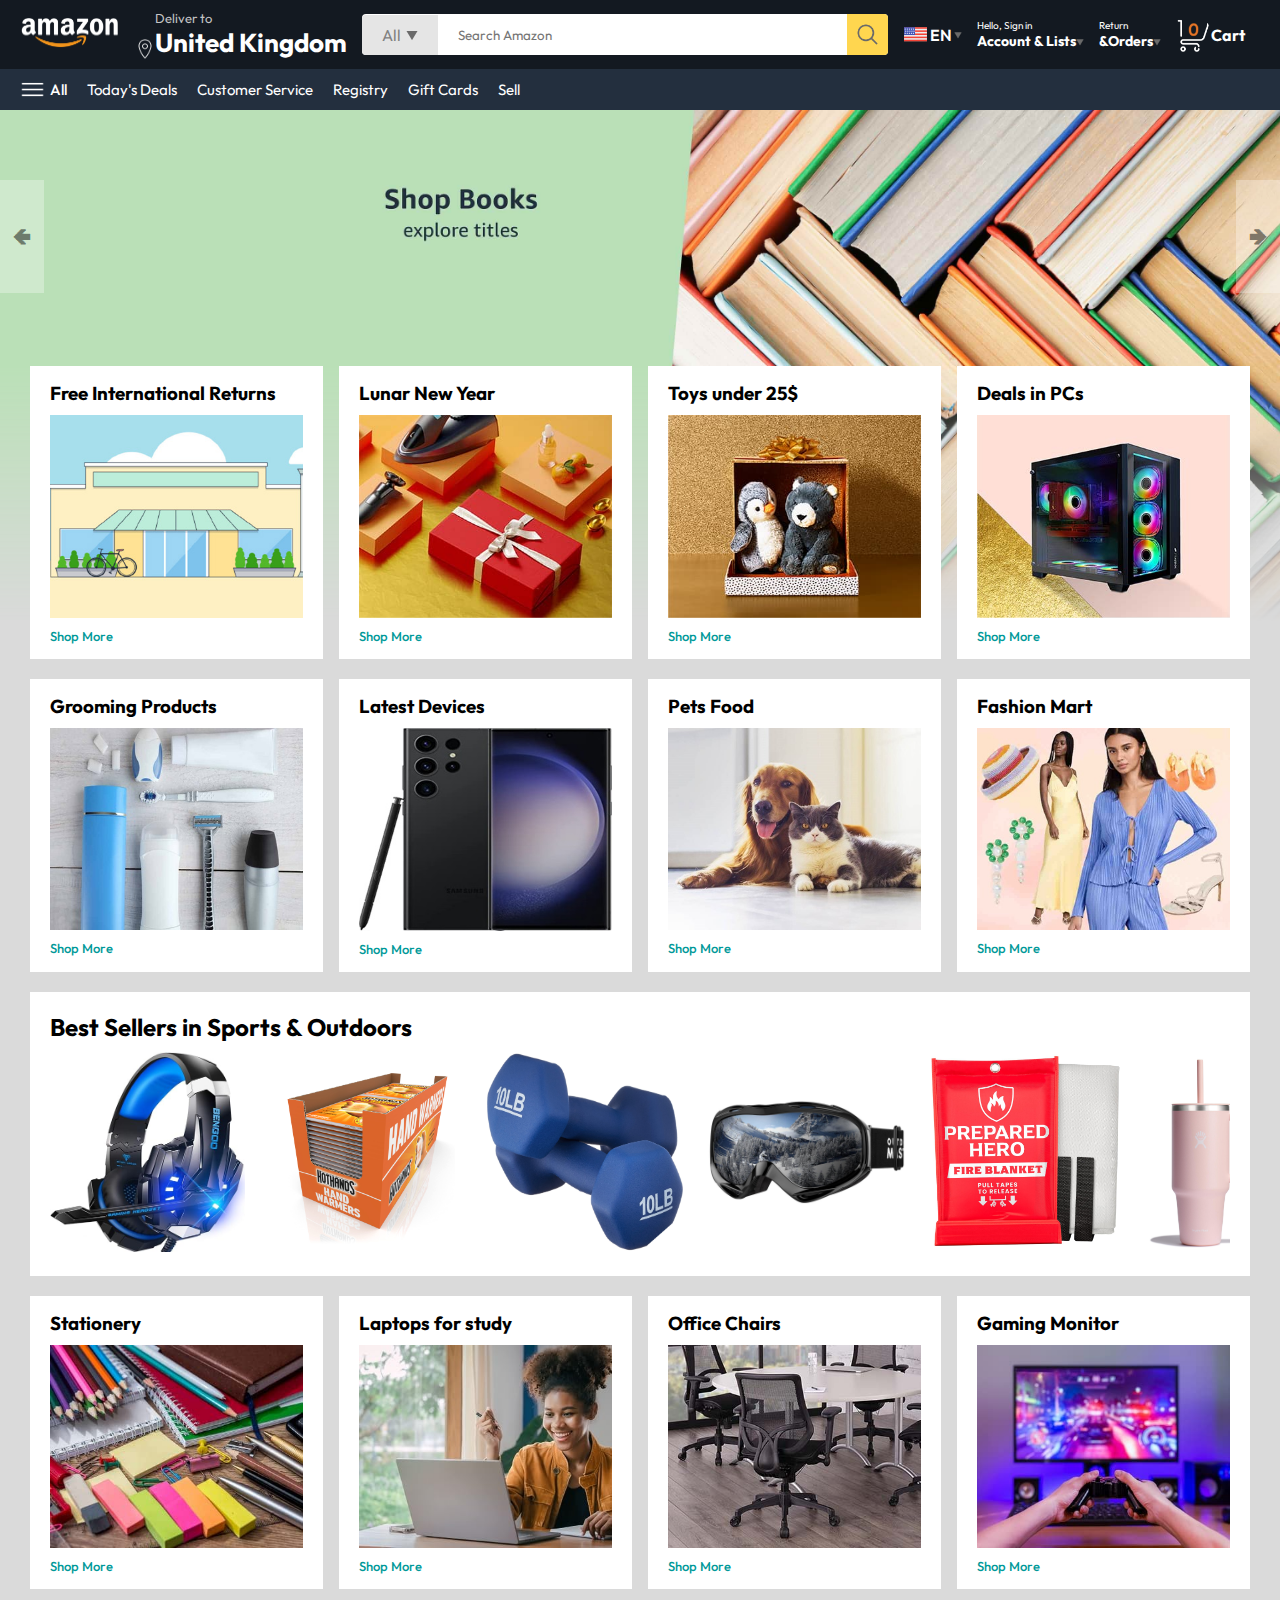
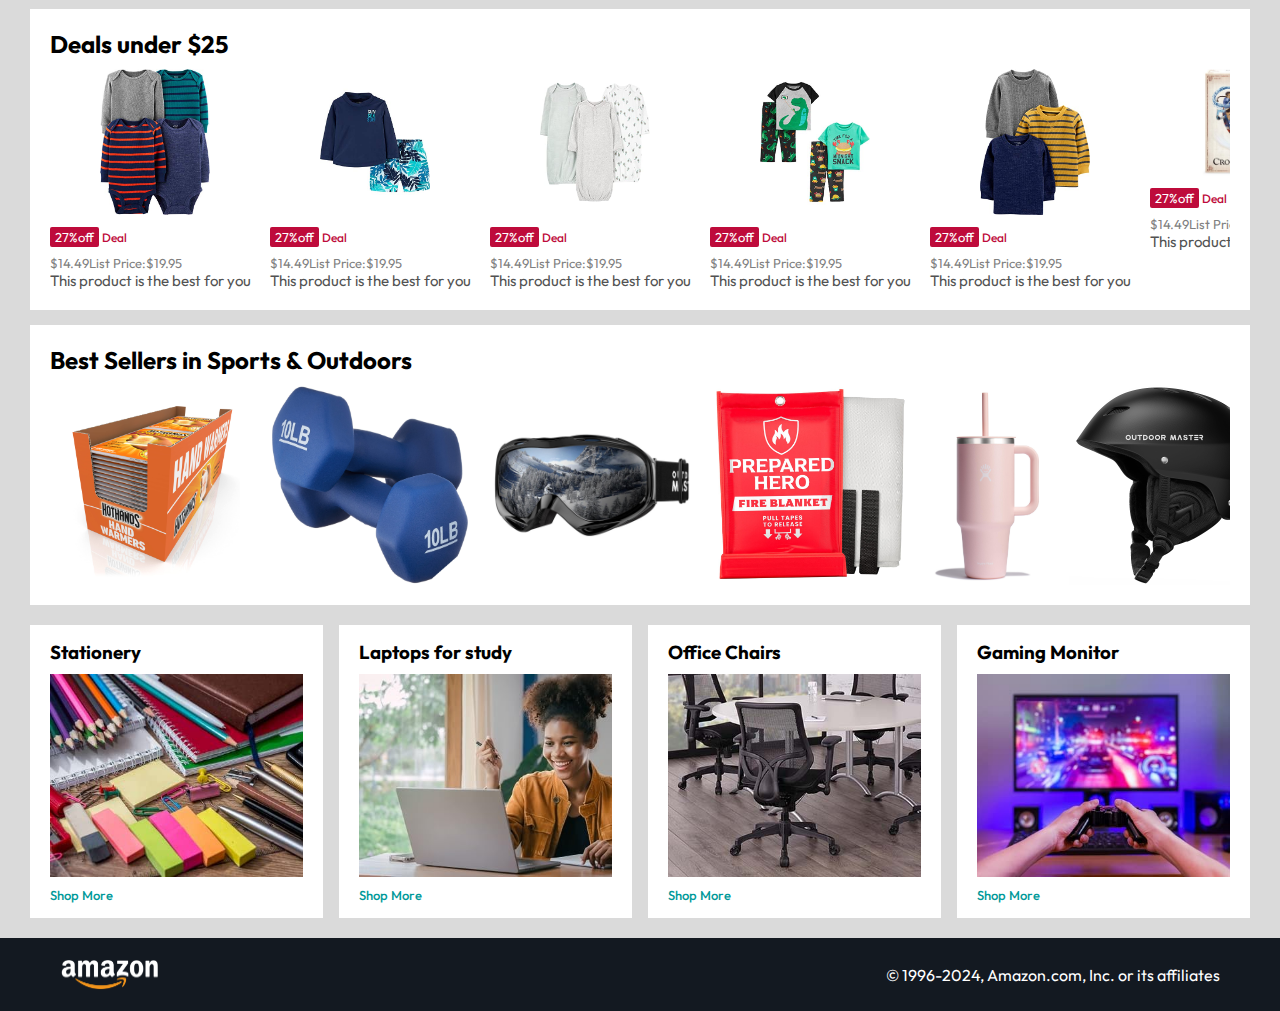
<file: index.html>
<!DOCTYPE html>
<html lang="en">
<head>
    <meta charset="UTF-8">
    <meta name="viewport" content="width=device-width, initial-scale=1.0">
    <title>Amazon Clone</title>
    <link rel="stylesheet" href="style.css">
</head>
<body>
    <nav>
        <a href="/"><img src="./assets/amazon_logo.png" width="100" alt=""></a>
        <div class="nav-country">
            <img src="./assets/location_icon.png" height="20" alt="">
            <div>
                <p>Deliver to</p>
                <h1>United Kingdom</h1>
            </div>
        </div>
        <div class="nav-search">
            <div class="nav-search-gategory">
                <p>All</p>
                <img src="./assets/dropdown_icon.png" height="12" alt="">
            </div>
            <input type="text" class="nav-search-input" placeholder="Search Amazon">
            <img src="./assets/search_icon.png" class="nav-search-icon" alt="">
        </div> 
        <div class="nav-language">
            <img src="./assets/us_flag.png" width="25px"alt="">
            <p>EN</p>
            <img src="./assets/dropdown_icon.png" width="8px" alt="">
        </div>
       <div class="nav-text">
        <p><a href="./signin.html">Hello, Sign in</a></p>
        <h1>Account & Lists<img src="./assets/dropdown_icon.png" width="8px" alt=""></h1>
       </div>
       <div class="nav-text">
        <p>Return</p>
        <h1>&Orders<img src="./assets/dropdown_icon.png" width="8px" alt=""></h1>
       </div>
       <a href="signin.html" class="mobile-user-icon" style="display:none;">
        <img src="./assets/user.png" alt="">
       </a>
       <a href="cart.html" class="nav-cart">
        <img src="./assets/cart_icon.png"width="35px" alt="">
        <h4>Cart</h4>
       </a>       
    </nav>
<div class="nav-bottom">
    <div>
        <img src="./assets/menu_icon.png" width="25px"alt="">
        <p>All</p>
    </div>
    <p>Today's Deals</p>
    <p>Customer Service</p>
    <p>Registry</p>
    <p>Gift Cards</p>
    <p>Sell</p>
</div>
<div class="header-slider">
    <a href="#" class="control_prev">&#129144</a>
    <a href="#" class="control_next">&#129146</a>

    
    <ul>
        <img src="./assets/header1.jpg" class="header-img" alt="">
        <img src="./assets/header2.jpg" class="header-img" alt="">
        <img src="./assets/header3.jpg" class="header-img" alt="">
        <img src="./assets/header4.jpg" class="header-img" alt="">
        <img src="./assets/header5.jpg" class="header-img" alt="">
        <img src="./assets/header6.jpg" class="header-img" alt="">
    </ul>
</div>
<div class="box-row header-box">
    <div class="box-col">
        <h3>Free International Returns</h3>
        <img src="./assets/box1-1.jpg" alt="">
        <a href="/">Shop More</a>
    </div>
    <div class="box-col">
        <h3>Lunar New Year</h3>
        <img src="./assets/box1-2.jpg" alt="">
        <a href="/">Shop More</a>
    </div>
    <div class="box-col">
        <h3>Toys under 25$</h3>
        <img src="./assets/box1-3.jpg" alt="">
        <a href="/">Shop More</a>
    </div>
    <div class="box-col">
        <h3>Deals in PCs</h3>
        <img src="./assets/box1-4.jpg" alt="">
        <a href="/">Shop More</a>
    </div>
</div>


<div class="box-row ">
    <div class="box-col">
        <h3>Grooming Products</h3>
        <img src="./assets/box2-1.jpg" alt="">
        <a href="/">Shop More</a>
    </div>
    <div class="box-col">
        <h3>Latest Devices</h3>
        <img src="./assets/box2-2.jpg" alt="">
        <a href="/">Shop More</a>
    </div>
    <div class="box-col">
        <h3>Pets Food</h3>
        <img src="./assets/box2-3.jpg" alt="">
        <a href="/">Shop More</a>
    </div>
    <div class="box-col">
        <h3>Fashion Mart</h3>
        <img src="./assets/box2-4.jpg" alt="">
        <a href="/">Shop More</a>
    </div>
</div>


<div class="products-slider">
    <h2>Best Sellers in Sports & Outdoors</h2>
    <div class="products">
        <a href="./product.html">
              <img src="./assets/product_img.jpg" alt="">
        </a>        
        <img src="./assets/product1-1.jpg" alt="">
        <img src="./assets/product1-2.jpg" alt="">
        <img src="./assets/product1-3.jpg" alt="">
        <img src="./assets/product1-4.jpg" alt="">
        <img src="./assets/product1-5.jpg" alt="">
        <img src="./assets/product1-6.jpg" alt="">
        <img src="./assets/product1-7.jpg" alt="">
        <img src="./assets/product1-8.jpg" alt="">
        <img src="./assets/product1-9.jpg" alt="">
        <img src="./assets/product1-10.jpg" alt="">
    </div>
</div>

<div class="box-row ">
    <div class="box-col">
        <h3>Stationery</h3>
        <img src="./assets/box3-1.jpg" alt="">
        <a href="/">Shop More</a>
    </div>
    <div class="box-col">
        <h3>Laptops for study</h3>
        <img src="./assets/box3-2.jpg" alt="">
        <a href="/">Shop More</a>
    </div>
    <div class="box-col">
        <h3>Office Chairs</h3>
        <img src="./assets/box3-3.jpg" alt="">
        <a href="/">Shop More</a>
    </div>
    <div class="box-col">
        <h3>Gaming Monitor</h3>
        <img src="./assets/box3-4.jpg" alt="">
        <a href="/">Shop More</a>
    </div>
</div>

<div class="products-slider-with-price">
    <h2>Deals under $25</h2>
    <div class="products">
        <div class="product-card">
            <div class="product-img-container">
                <img src="./assets/product2-1.jpg" alt="">
            </div>
            <div class="product-offer">
                <p>27%off</p> <span>Deal</span>
            </div> 
            <p class="product-price">$<span>14.49</span>List Price:$19.95</p>  
            <h4>This product is the best for you</h4>     
     </div>
     <div class="product-card">
        <div class="product-img-container">
            <img src="./assets/product2-2.jpg" alt="">
        </div>
        <div class="product-offer">
            <p>27%off</p> <span>Deal</span>
        </div> 
        <p class="product-price">$<span>14.49</span>List Price:$19.95</p>  
        <h4>This product is the best for you</h4>     
 </div>
 <div class="product-card">
    <div class="product-img-container">
        <img src="./assets/product2-3.jpg" alt="">
    </div>
    <div class="product-offer">
        <p>27%off</p> <span>Deal</span>
    </div> 
    <p class="product-price">$<span>14.49</span>List Price:$19.95</p>  
    <h4>This product is the best for you</h4>     
</div>
<div class="product-card">
    <div class="product-img-container">
        <img src="./assets/product2-4.jpg" alt="">
    </div>
    <div class="product-offer">
        <p>27%off</p> <span>Deal</span>
    </div> 
    <p class="product-price">$<span>14.49</span>List Price:$19.95</p>  
    <h4>This product is the best for you</h4>     
</div>
<div class="product-card">
    <div class="product-img-container">
        <img src="./assets/product2-5.jpg" alt="">
    </div>
    <div class="product-offer">
        <p>27%off</p> <span>Deal</span>
    </div> 
    <p class="product-price">$<span>14.49</span>List Price:$19.95</p>  
    <h4>This product is the best for you</h4>     
</div>
<div class="product-card">
    <div class="product-img-container">
        <img src="./assets/product2-6.jpg" alt="">
    </div>
    <div class="product-offer">
        <p>27%off</p> <span>Deal</span>
    </div> 
    <p class="product-price">$<span>14.49</span>List Price:$19.95</p>  
    <h4>This product is the best for you</h4>     
</div>
<div class="product-card">
    <div class="product-img-container">
        <img src="./assets/product2-7.jpg" alt="">
    </div>
    <div class="product-offer">
        <p>27%off</p> <span>Deal</span>
    </div> 
    <p class="product-price">$<span>14.49</span>List Price:$19.95</p>  
    <h4>This product is the best for you</h4>     
</div>
<div class="product-card">
    <div class="product-img-container">
        <img src="./assets/product2-8.jpg" alt="">
    </div>
    <div class="product-offer">
        <p>27%off</p> <span>Deal</span>
    </div> 
    <p class="product-price">$<span>14.49</span>List Price:$19.95</p>  
    <h4>This product is the best for you</h4>     
</div>
<div class="product-card">
    <div class="product-img-container">
        <img src="./assets/product2-9.jpg" alt="">
    </div>
    <div class="product-offer">
        <p>27%off</p> <span>Deal</span>
    </div> 
    <p class="product-price">$<span>14.49</span>List Price:$19.95</p>  
    <h4>This product is the best for you</h4>     
</div>
<div class="product-card">
    <div class="product-img-container">
        <img src="./assets/product2-10.jpg" alt="">
    </div>
    <div class="product-offer">
        <p>27%off</p> <span>Deal</span>
    </div> 
    <p class="product-price">$<span>14.49</span>List Price:$19.95</p>  
    <h4>This product is the best for you</h4>     
</div>
<div class="product-card">
    <div class="product-img-container">
        <img src="./assets/product2-11.jpg" alt="">
    </div>
    <div class="product-offer">
        <p>27%off</p> <span>Deal</span>
    </div> 
    <p class="product-price">$<span>14.49</span>List Price:$19.95</p>  
    <h4>This product is the best for you</h4>     
</div>

  </div>
</div>


<div class="products-slider">
    <h2>Best Sellers in Sports & Outdoors</h2>
    <div class="products">
        <img src="./assets/product1-1.jpg" alt="">
        <img src="./assets/product1-2.jpg" alt="">
        <img src="./assets/product1-3.jpg" alt="">
        <img src="./assets/product1-4.jpg" alt="">
        <img src="./assets/product1-5.jpg" alt="">
        <img src="./assets/product1-6.jpg" alt="">
        <img src="./assets/product1-7.jpg" alt="">
        <img src="./assets/product1-8.jpg" alt="">
        <img src="./assets/product1-9.jpg" alt="">
        <img src="./assets/product1-10.jpg" alt="">
    </div>
</div>


<div class="box-row ">
    <div class="box-col">
        <h3>Stationery</h3>
        <img src="./assets/box3-1.jpg" alt="">
        <a href="/">Shop More</a>
    </div>
    <div class="box-col">
        <h3>Laptops for study</h3>
        <img src="./assets/box3-2.jpg" alt="">
        <a href="/">Shop More</a>
    </div>
    <div class="box-col">
        <h3>Office Chairs</h3>
        <img src="./assets/box3-3.jpg" alt="">
        <a href="/">Shop More</a>
    </div>
    <div class="box-col">
        <h3>Gaming Monitor</h3>
        <img src="./assets/box3-4.jpg" alt="">
        <a href="/">Shop More</a>
    </div>
</div>
<footer>
    <img src="./assets/amazon_logo.png" width="100" alt="">
    <p>© 1996-2024, Amazon.com, Inc. or its affiliates</p>
</footer>





<script src="script.js"></script>

</body>
</html>
</file>
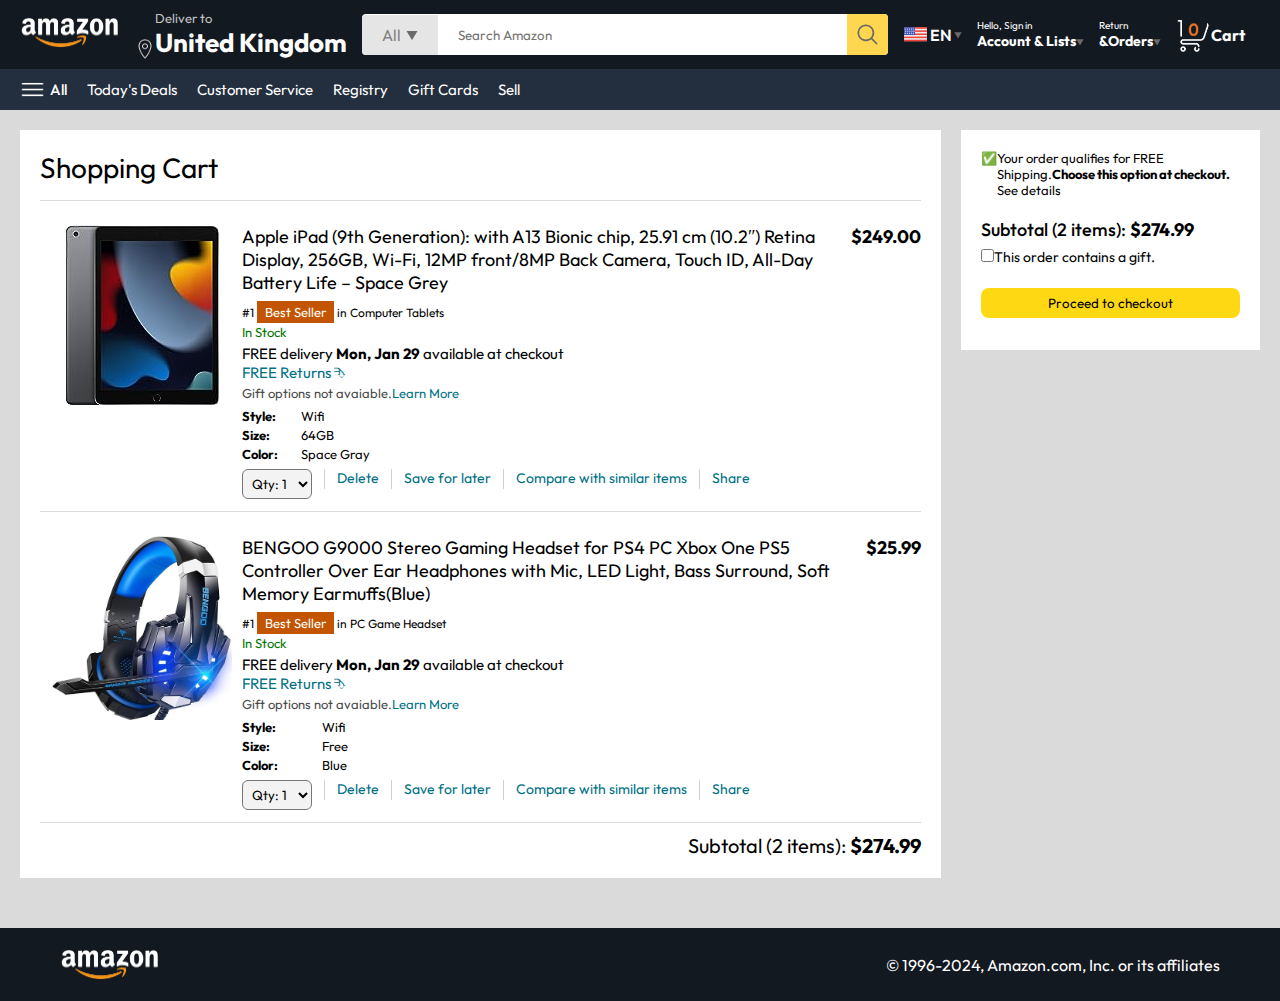
<file: cart.html>
<!DOCTYPE html>
<html lang="en">
<head>
    <meta charset="UTF-8">
    <meta name="viewport" content="width=device-width, initial-scale=1.0">
    <title>Cart</title>
    <link rel="stylesheet" href="./style.css">
    <link rel="stylesheet" href="./cart.css">
</head>
<body>
    <nav>
        <a href="/"><img src="./assets/amazon_logo.png" width="100" alt=""></a>
        <div class="nav-country">
            <img src="./assets/location_icon.png" height="20" alt="">
            <div>
                <p>Deliver to</p>
                <h1>United Kingdom</h1>
            </div>
        </div>
        <div class="nav-search">
            <div class="nav-search-gategory">
                <p>All</p>
                <img src="./assets/dropdown_icon.png" height="12" alt="">
            </div>
            <input type="text" class="nav-search-input" placeholder="Search Amazon">
            <img src="./assets/search_icon.png" class="nav-search-icon" alt="">
        </div> 
        <div class="nav-language">
            <img src="./assets/us_flag.png" width="25px"alt="">
            <p>EN</p>
            <img src="./assets/dropdown_icon.png" width="8px" alt="">
        </div>
       <div class="nav-text">
        <p><a href="./signin.html">Hello, Sign in</a></p>
        <h1>Account & Lists<img src="./assets/dropdown_icon.png" width="8px" alt=""></h1>
       </div>
       <div class="nav-text">
        <p>Return</p>
        <h1>&Orders<img src="./assets/dropdown_icon.png" width="8px" alt=""></h1>
       </div>
       <a href="signin.html" class="mobile-user-icon" style="display:none;">
        <img src="./assets/user.png" alt="">
       </a>
       <a href="" class="nav-cart">
        <img src="./assets/cart_icon.png"width="35px" alt="">
        <h4>Cart</h4>
       </a>       
    </nav>
<div class="nav-bottom">
    <div>
        <img src="./assets/menu_icon.png" width="25px"alt="">
        <p>All</p>
    </div>
    <p>Today's Deals</p>
    <p>Customer Service</p>
    <p>Registry</p>
    <p>Gift Cards</p>
    <p>Sell</p>
</div>

<div class="cart">
    <div class="cart-left">
        <h1>Shopping Cart</h1>
        <hr>
        <div class="product-cart-list">
            <img src="./assets/ipad_img.jpg" width="180px">
            <div>
                <div class="product-cart-titleprice">
                    <p>
                        Apple iPad (9th Generation): with A13 Bionic chip, 25.91 cm (10.2″) Retina Display,
                         256GB, Wi-Fi, 12MP front/8MP Back Camera, Touch ID, All-Day Battery Life – Space Grey
                    </p>
                    <p><b>$249.00</b></p>
                </div>
                <p class="product-cart-bestseller">#1 <span>Best Seller</span> 
                    in Computer Tablets</p>
                    <p class="product-cart-stock">In Stock</p>
                    <p class="product-cart-delivery">FREE delivery <b>Mon, Jan 29</b> available at checkout</p>
                    <p class="product-cart-returns">FREE Returns &#11191 </p>
                    <p class="product-cart-giftoption">Gift options not avaiable.<span>Learn More</span></p>

                    <div class="product-cart-specs">
                        <p><b>Style:</b></p>  <p>Wifi</p>
                        <p><b>Size:</b></p>   <p>64GB</p>
                        <p><b>Color:</b></p>   <p>Space Gray</p>                 
                    </div>
                    <div class="cart-list-action">
                        <select>
                            <option value=" 1">Qty: 1</option>
                            <option value=" 2">Qty: 2</option>
                            <option value=" 3">Qty: 3</option>
                            <option value=" 4">Qty: 4</option>
                            <option value=" 5">Qty: 5</option>
                        </select>
                        <hr>
                        <p class="action-btn">Delete</p>
                        <hr>
                        <p class="action-btn">Save for later</p>
                        <hr>
                        <p class="action-btn">Compare with similar items</p>
                        <hr>
                        <p class="action-btn">Share</p>
                    </div>
            
            
                    </div>
                </div>
<hr>
<div class="product-cart-list">
    <img src="./assets/product_img.jpg" width="180px">
    <div>
        <div class="product-cart-titleprice">
            <p>
                BENGOO G9000 Stereo Gaming Headset for PS4
                PC Xbox One PS5 Controller Over Ear Headphones with Mic, LED Light, Bass Surround, Soft Memory Earmuffs(Blue)
            </p>
            <p><b>$25.99</b></p>
        </div>
        <p class="product-cart-bestseller">#1 <span>Best Seller</span> 
            in PC Game Headset</p>
            <p class="product-cart-stock">In Stock</p>
            <p class="product-cart-delivery">FREE delivery <b>Mon, Jan 29</b> available at checkout</p>
            <p class="product-cart-returns">FREE Returns &#11191 </p>
            <p class="product-cart-giftoption">Gift options not avaiable.<span>Learn More</span></p>

            <div class="product-cart-specs">
                <p><b>Style:</b></p>  <p>Wifi</p>
                <p><b>Size:</b></p>   <p>Free</p>
                <p><b>Color:</b></p>   <p>Blue</p>                 
            </div>
            <div class="cart-list-action">
                <select>
                    <option value=" 1">Qty: 1</option>
                    <option value=" 2">Qty: 2</option>
                    <option value=" 3">Qty: 3</option>
                    <option value=" 4">Qty: 4</option>
                    <option value=" 5">Qty: 5</option>
                </select>
                <hr>
                <p class="action-btn">Delete</p>
                <hr>
                <p class="action-btn">Save for later</p>
                <hr>
                <p class="action-btn">Compare with similar items</p>
                <hr>
                <p class="action-btn">Share</p>
            </div>
            </div>
        </div>
        <hr>
        <div class="cart-list-subtotal">
            Subtotal (2 items): <b>$274.99</b>
        </div>



    </div>
    <div class="cart-right">
        <div class="cart-free-delivery">
            <p>&#x2705</p>
            <p>Your order qualifies for FREE Shipping.<b>Choose this option at checkout.</b> See details</p>
        </div>
        <p class="cart-subtotal">Subtotal (2 items): <b>$274.99</b></p>
        <p class="cart-right-gift"><input type="checkbox">This order contains a gift.</p>
        <button>Proceed to checkout</button>
    </div>
</div>
<footer class="footer-cart">
    <img src="./assets/amazon_logo.png" width="100" alt="">
    <p>© 1996-2024, Amazon.com, Inc. or its affiliates</p>
</footer>

</body>
</html>
</file>
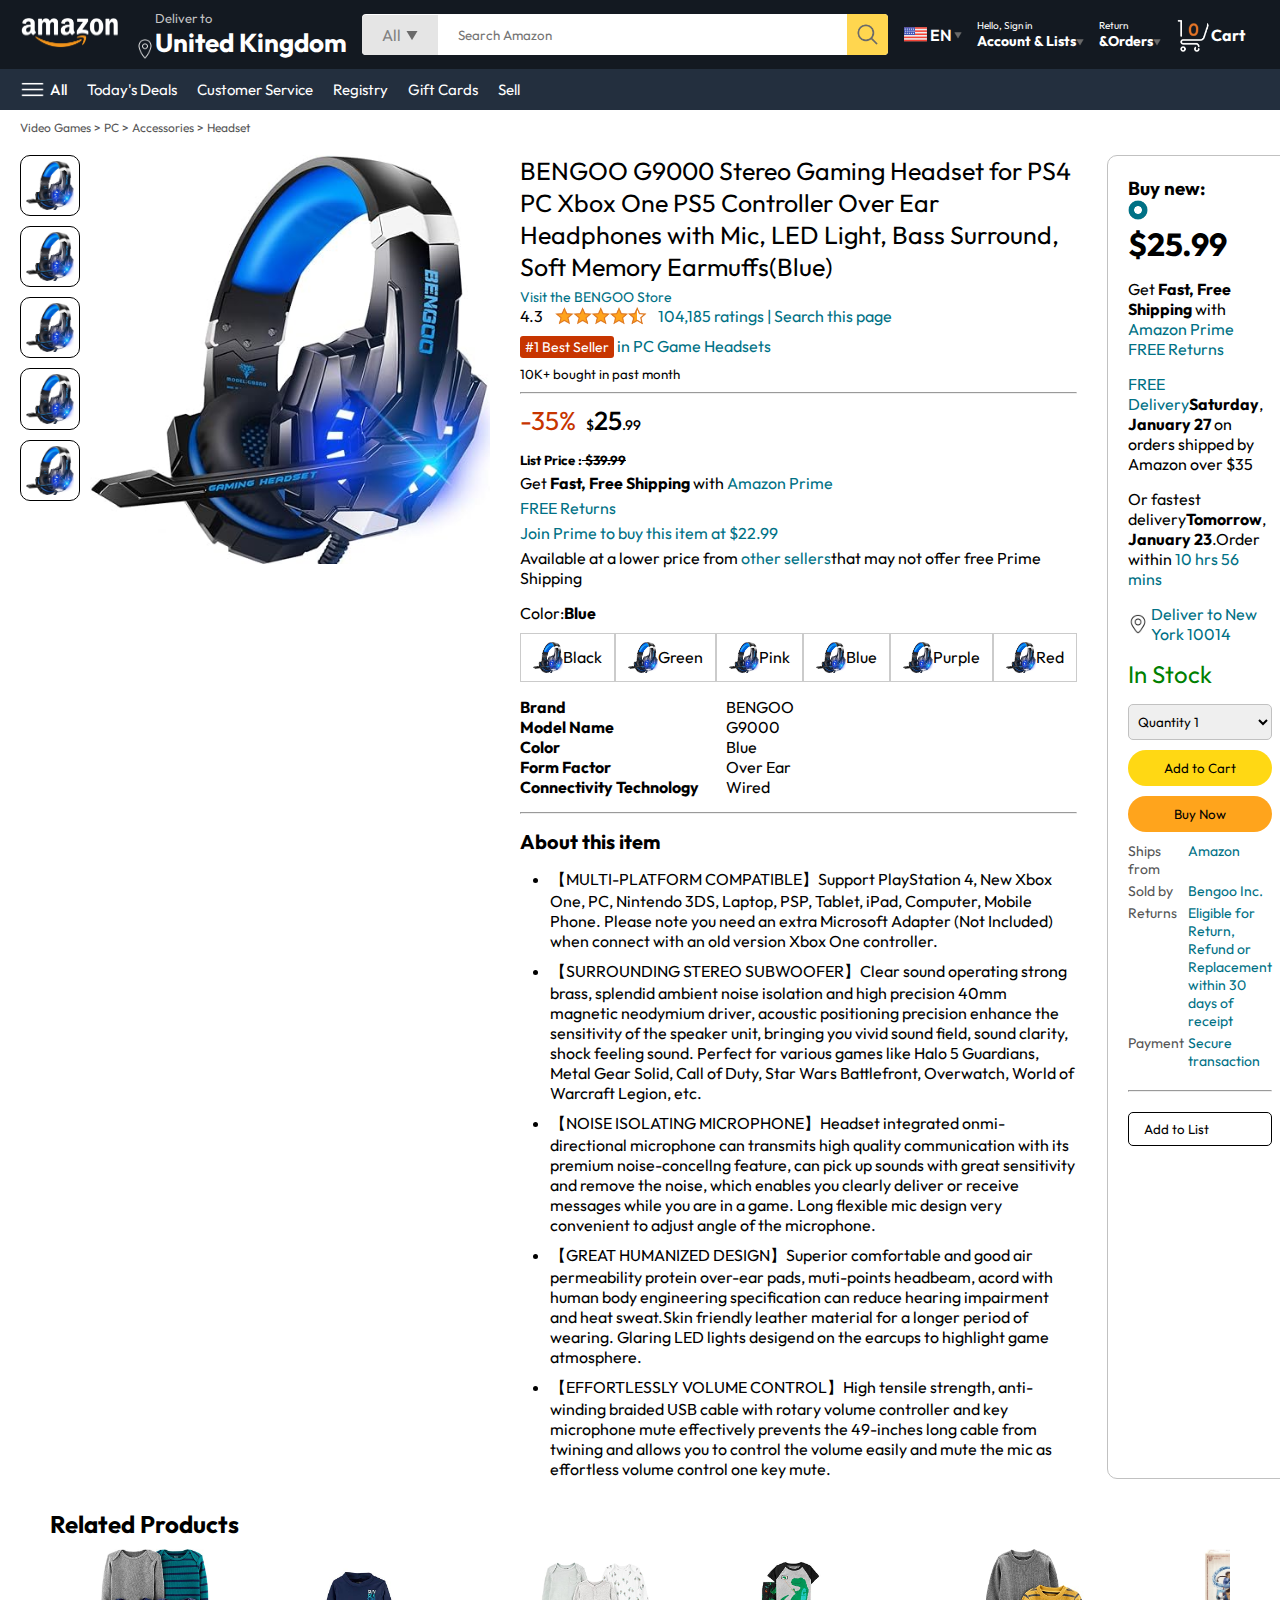
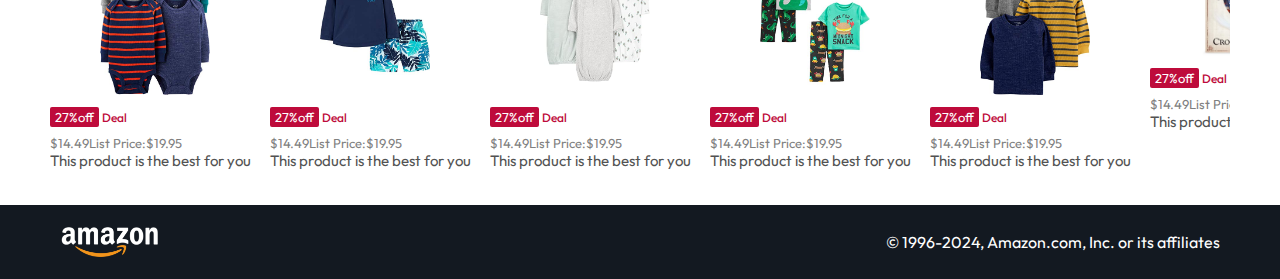
<file: product.html>
<!DOCTYPE html>
<html lang="en">
<head>
    <meta charset="UTF-8">
    <meta name="viewport" content="width=device-width, initial-scale=1.0">
    <title>Product Page</title>
    <link rel="stylesheet" href="style.css">
    <link rel="stylesheet" href="product.css">
</head>
<body>
    <nav>
        <a href="/"><img src="./assets/amazon_logo.png" width="100" alt=""></a>
        <div class="nav-country">
            <img src="./assets/location_icon.png" height="20" alt="">
            <div>
                <p>Deliver to</p>
                <h1>United Kingdom</h1>
            </div>
        </div>
        <div class="nav-search">
            <div class="nav-search-gategory">
                <p>All</p>
                <img src="./assets/dropdown_icon.png" height="12" alt="">
            </div>
            <input type="text" class="nav-search-input" placeholder="Search Amazon">
            <img src="./assets/search_icon.png" class="nav-search-icon" alt="">
        </div> 
        <div class="nav-language">
            <img src="./assets/us_flag.png" width="25px"alt="">
            <p>EN</p>
            <img src="./assets/dropdown_icon.png" width="8px" alt="">
        </div>
       <div class="nav-text">
        <p><a href="./signin.html">Hello, Sign in</a></p>
        <h1>Account & Lists<img src="./assets/dropdown_icon.png" width="8px" alt=""></h1>
       </div>
       <div class="nav-text">
        <p>Return</p>
        <h1>&Orders<img src="./assets/dropdown_icon.png" width="8px" alt=""></h1>
       </div>
       <a href="signin.html" class="mobile-user-icon" style="display:none;">
        <img src="./assets/user.png" alt="">
       </a>
       <a href="./cart.html" class="nav-cart">
        <img src="./assets/cart_icon.png"width="35px" alt="">
        <h4>Cart</h4>
       </a>       
    </nav>
<div class="nav-bottom">
    <div>
        <img src="./assets/menu_icon.png" width="25px"alt="">
        <p>All</p>
    </div>
    <p>Today's Deals</p>
    <p>Customer Service</p>
    <p>Registry</p>
    <p>Gift Cards</p>
    <p>Sell</p>
</div>

<p class="breadcrum">Video Games > PC > Accessories > Headset</p>
 <div class="product-display">
    <div class="product-d-image">
        <div class="product-icons">
            <img src="./assets/product_img.jpg" alt="" width="60">
            <img src="./assets/product_img.jpg" alt="" width="60">
            <img src="./assets/product_img.jpg" alt="" width="60">
            <img src="./assets/product_img.jpg" alt="" width="60">
            <img src="./assets/product_img.jpg" alt="" width="60">

        </div>
        <div class="product-main-image">
            <img src="./assets/product_img.jpg" alt="" width="400">
        </div>
    </div>
             
    <div class="product-d-details">
        <p class="product-title">
            BENGOO G9000 Stereo Gaming Headset for PS4
            PC Xbox One PS5 Controller Over Ear Headphones with Mic, LED Light, Bass Surround, Soft Memory Earmuffs(Blue)
        </p>
        <p class="brand-store"> Visit the BENGOO Store</p>
        <div class="product-rating">
            <div>
                <div>4.3 <img src="./assets/rating_img.png" height="20px"></div>
                <p>104,185 ratings | Search this page</p>
            </div>
            <p><span>#1 Best Seller</span> in PC Game Headsets</p>
            <h5>10K+ bought in past month</h5>
            <hr>
        </div>
        <div class="product-d-price">
            <div>
                <p>-35%</p>
                <h1>$<span>25</span>.99</h1>
            </div>
            <h5>List Price :<span> $39.99</span></h5>
            <p>Get <b>Fast, Free Shipping</b> with <span>Amazon Prime</span></p>
            <p><span>FREE Returns</span></p>
            <p><span>Join Prime to buy this item at $22.99</span></p>
            <p>Available at a lower price from <span>other sellers</span>that may not offer free Prime Shipping</p>
        </div>
        <div class="product-color-selection">
            <p>Color:<b>Blue</b></p>
            <div class="product-color-options">
                <div class="option">
                    <img src="./assets/product_img.jpg" alt="" width="30px">
                    <p>Black</p>
                </div>
                <div class="option">
                    <img src="./assets/product_img.jpg" alt="" width="30px">
                    <p>Green</p>
                </div>
                <div class="option">
                    <img src="./assets/product_img.jpg" alt="" width="30px">
                    <p>Pink</p>
                </div>
                <div class="option">
                    <img src="./assets/product_img.jpg" alt="" width="30px">
                    <p>Blue</p>
                </div>
                <div class="option">
                    <img src="./assets/product_img.jpg" alt="" width="30px">
                    <p>Purple</p>
                </div>
                <div class="option">
                    <img src="./assets/product_img.jpg" alt="" width="30px">
                    <p>Red</p>
                </div>
            </div>
        </div>
        <div class="product-info">
            <p><b>Brand</b></p><p>BENGOO</p>
            <p><b>Model Name</b></p><p>G9000</p>
            <p><b>Color</b></p><p>Blue</p>
            <p><b>Form Factor</b></p><p>Over Ear</p>
            <p><b>Connectivity Technology</b></p><p>Wired</p>
        </div>
        <hr>
        <div class="product-description">
            <h1>About this item</h1>
            <ul>
                <li>
                    【MULTI-PLATFORM COMPATIBLE】Support PlayStation 4, New Xbox One, PC, Nintendo 3DS, Laptop, PSP, Tablet, iPad, Computer, Mobile Phone.
                     Please note you need an extra Microsoft Adapter (Not Included) when connect with an old version Xbox One controller. 
                </li>
                <li>【SURROUNDING STEREO SUBWOOFER】Clear sound operating strong brass, splendid ambient noise isolation and high precision 40mm magnetic
                     neodymium driver, acoustic positioning precision enhance the sensitivity of the speaker unit, bringing you vivid sound field, sound clarity, shock feeling sound. Perfect for various games like Halo 5 Guardians, Metal Gear Solid, Call of Duty, Star Wars Battlefront, Overwatch, World of Warcraft Legion, etc.</li>
               <li>【NOISE ISOLATING MICROPHONE】Headset integrated onmi-directional 
                microphone can transmits high quality communication with its premium noise-concellng feature, can pick up sounds with great sensitivity and remove the noise, which enables you clearly deliver or receive messages while you are in a game. Long flexible mic design very convenient to adjust angle of the microphone. </li>
                <li>【GREAT HUMANIZED DESIGN】Superior comfortable and good air permeability protein over-ear pads, muti-points headbeam, acord with human body engineering specification can reduce hearing impairment and heat sweat.Skin friendly leather material for a longer period of wearing. Glaring LED lights
                     desigend on the earcups to highlight game atmosphere. </li>
                <li>【EFFORTLESSLY VOLUME CONTROL】High tensile strength, anti-winding braided USB cable with rotary volume controller and key microphone mute effectively prevents the 49-inches long cable from twining and
                     allows you to control the volume easily and mute the mic as effortless volume control one key mute.</li>
                    </ul>
        </div>
    </div>
    <div class="product-d-purchase">
        <div class="title">
            <h3>Buy new:</h3><img src="./assets/circle_icon.png" alt="" width="20px">
        </div>
        <h1 class="price">$<span>25</span>.99</h1>
        <div class="gap">
            <p>Get <b>Fast, Free Shipping</b> with <span>Amazon Prime</span>
            </p>
            <p><span>FREE Returns</span></p>
        </div>
        <div class="gap">
            <p><span>FREE Delivery</span><b>Saturday</b>,</p>
            <p><b>January 27</b> on orders shipped by Amazon over $35</p>
        </div>
        <div class="gap">
            <p>Or fastest delivery<b>Tomorrow</b>, <b>January 23</b>.Order 
            within <span>10 hrs 56 mins</span></p>
        </div>
        <div class="delivery-location">
            <img src="./assets/location_icon_dark.png" alt="" width="20px">
            <p><span>Deliver to New York 10014</span></p>
        </div>
        <h2 class="product-stock">In Stock</h2>
        <select class="product-quantity">
            <option value="1">Quantity 1</option>
            <option value="1">Quantity 1</option>
            <option value="1">Quantity 1</option>
        </select>
        <button class="btn">Add to Cart</button>
        <button class="btn product-buy">Buy Now</button>
        <div class="product-seller-info">
            <p>Ships from</p><p><span>Amazon</span></p>
            <p>Sold by</p><p><span>Bengoo Inc.</span></p>
            <p>Returns</p><p><span>Eligible for Return, Refund or
                 Replacement within 30 days of receipt</span></p>
            <p>Payment</p><p><span>Secure transaction</span></p>
        </div>
        <hr>
        <button class="product-add-list">Add to List</button>
    </div>
 </div>
 <div class="products-slider-with-price">
    <h2>Related Products</h2>
    <div class="products">
        <div class="product-card">
            <div class="product-img-container">
                <img src="./assets/product2-1.jpg" alt="">
            </div>
            <div class="product-offer">
                <p>27%off</p> <span>Deal</span>
            </div> 
            <p class="product-price">$<span>14.49</span>List Price:$19.95</p>  
            <h4>This product is the best for you</h4>     
     </div>
     <div class="product-card">
        <div class="product-img-container">
            <img src="./assets/product2-2.jpg" alt="">
        </div>
        <div class="product-offer">
            <p>27%off</p> <span>Deal</span>
        </div> 
        <p class="product-price">$<span>14.49</span>List Price:$19.95</p>  
        <h4>This product is the best for you</h4>     
 </div>
 <div class="product-card">
    <div class="product-img-container">
        <img src="./assets/product2-3.jpg" alt="">
    </div>
    <div class="product-offer">
        <p>27%off</p> <span>Deal</span>
    </div> 
    <p class="product-price">$<span>14.49</span>List Price:$19.95</p>  
    <h4>This product is the best for you</h4>     
</div>
<div class="product-card">
    <div class="product-img-container">
        <img src="./assets/product2-4.jpg" alt="">
    </div>
    <div class="product-offer">
        <p>27%off</p> <span>Deal</span>
    </div> 
    <p class="product-price">$<span>14.49</span>List Price:$19.95</p>  
    <h4>This product is the best for you</h4>     
</div>
<div class="product-card">
    <div class="product-img-container">
        <img src="./assets/product2-5.jpg" alt="">
    </div>
    <div class="product-offer">
        <p>27%off</p> <span>Deal</span>
    </div> 
    <p class="product-price">$<span>14.49</span>List Price:$19.95</p>  
    <h4>This product is the best for you</h4>     
</div>
<div class="product-card">
    <div class="product-img-container">
        <img src="./assets/product2-6.jpg" alt="">
    </div>
    <div class="product-offer">
        <p>27%off</p> <span>Deal</span>
    </div> 
    <p class="product-price">$<span>14.49</span>List Price:$19.95</p>  
    <h4>This product is the best for you</h4>     
</div>
<div class="product-card">
    <div class="product-img-container">
        <img src="./assets/product2-7.jpg" alt="">
    </div>
    <div class="product-offer">
        <p>27%off</p> <span>Deal</span>
    </div> 
    <p class="product-price">$<span>14.49</span>List Price:$19.95</p>  
    <h4>This product is the best for you</h4>     
</div>
<div class="product-card">
    <div class="product-img-container">
        <img src="./assets/product2-8.jpg" alt="">
    </div>
    <div class="product-offer">
        <p>27%off</p> <span>Deal</span>
    </div> 
    <p class="product-price">$<span>14.49</span>List Price:$19.95</p>  
    <h4>This product is the best for you</h4>     
</div>
<div class="product-card">
    <div class="product-img-container">
        <img src="./assets/product2-9.jpg" alt="">
    </div>
    <div class="product-offer">
        <p>27%off</p> <span>Deal</span>
    </div> 
    <p class="product-price">$<span>14.49</span>List Price:$19.95</p>  
    <h4>This product is the best for you</h4>     
</div>
<div class="product-card">
    <div class="product-img-container">
        <img src="./assets/product2-10.jpg" alt="">
    </div>
    <div class="product-offer">
        <p>27%off</p> <span>Deal</span>
    </div> 
    <p class="product-price">$<span>14.49</span>List Price:$19.95</p>  
    <h4>This product is the best for you</h4>     
</div>
<div class="product-card">
    <div class="product-img-container">
        <img src="./assets/product2-11.jpg" alt="">
    </div>
    <div class="product-offer">
        <p>27%off</p> <span>Deal</span>
    </div> 
    <p class="product-price">$<span>14.49</span>List Price:$19.95</p>  
    <h4>This product is the best for you</h4>     
</div>

  </div>
</div>
<footer>
    <img src="./assets/amazon_logo.png" width="100" alt="">
    <p>© 1996-2024, Amazon.com, Inc. or its affiliates</p>
</footer>
   <script>
    const scrollContainer = document.querySelectorAll('.products');
for(const item of scrollContainer) {
        item.addEventListener('wheel', (evt)=>{
            evt.preventDefault();
            item.scrollLeft += evt.deltaY;
        });
    }
   </script>
</body>
</html>
</file>
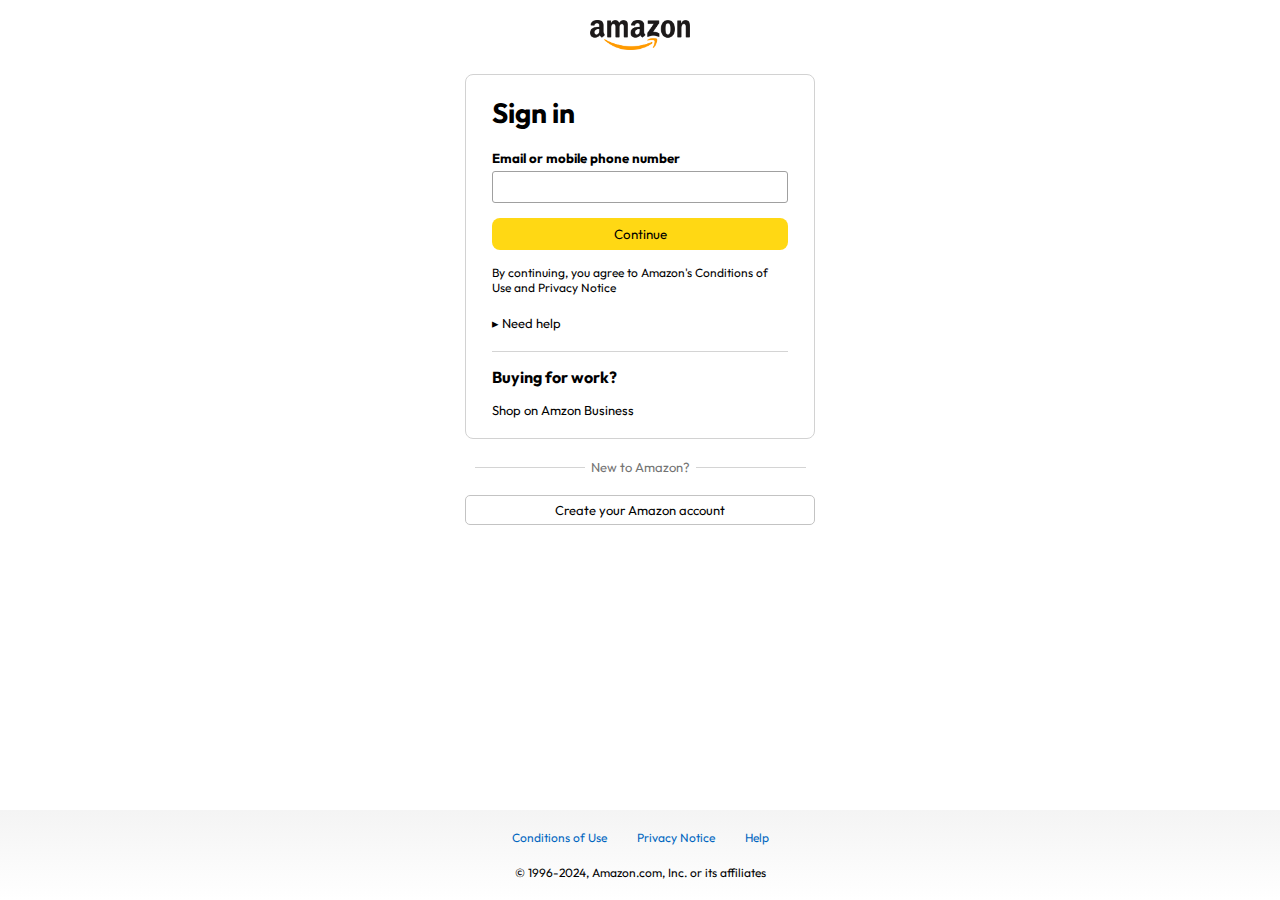
<file: signin.html>
<!DOCTYPE html>
<html lang="en">
<head>
    <meta charset="UTF-8">
    <meta name="viewport" content="width=device-width, initial-scale=1.0">
    <title>Sign In</title>
    <link rel="stylesheet" href="signin.css">
</head>
<body>
    <a href="/"><img class="logo" src="./assets/amazon_logo_dark.png" alt=""width="100px"></a>
    <div class="signin-container">
        <h1 class="signin-title">Sign in</h1>
        <h5 class="input-label">Email or mobile phone number</h5>
        <input type="text">
        <button>Continue</button>
        <p class="signin-condition">By continuing, you agree to Amazon's <span>Conditions of Use</span> and <span>Privacy Notice</span></p>
        <p class="signin-help">&#9656 <span>Need help</span></p>
        <hr>
        <h4>Buying for work?</h4>
        <p class="signin-business"><span>Shop on Amzon Business</span></p>
    </div>
    <div class="signin-bottom">
        <hr>
        <p>New to Amazon?</p>
        <hr>
    </div>
    <a href="/signup.html">
        <button class="signin-signup-btn">Create your Amazon account</button>
    </a>
    
    <footer>
        <div class="footer-links">
            <a href="#">Conditions of Use</a>
            <a href="#">Privacy Notice</a>
            <a href="#">Help</a>
        </div>
        <p class="footer-copyright">© 1996-2024, Amazon.com, Inc. or its affiliates</p>
    </footer>
</body>
</html>
</file>
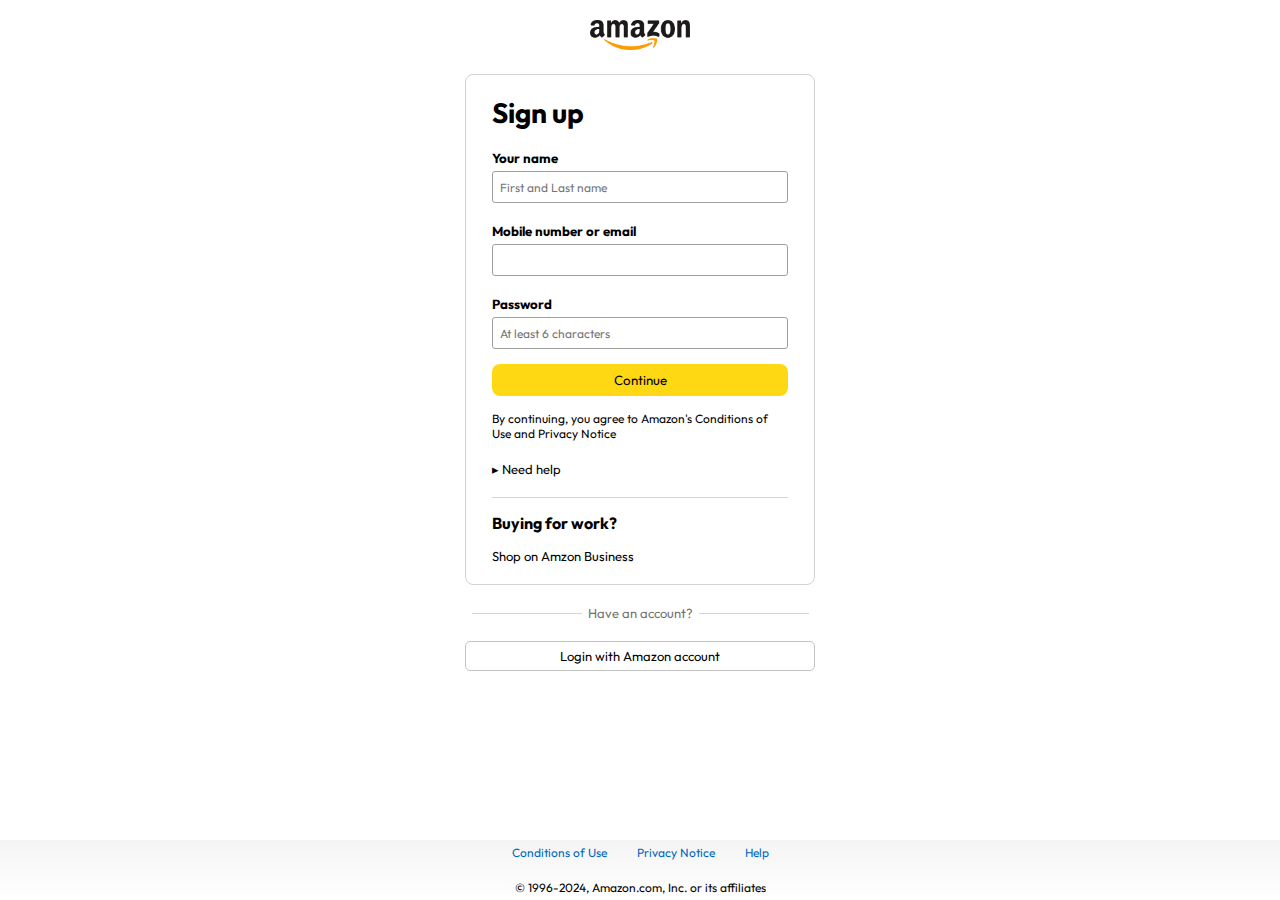
<file: signup.html>
<!DOCTYPE html>
<html lang="en">
<head>
    <meta charset="UTF-8">
    <meta name="viewport" content="width=device-width, initial-scale=1.0">
    <title>Signup</title>
    <link rel="stylesheet" href="/signin.css">
    <link rel="stylesheet" href="/signup.css">
</head>
<body>
    <a href="/"><img class="logo" src="./assets/amazon_logo_dark.png" alt=""width="100px"></a>
    <div class="signin-container">
        <h1 class="signin-title">Sign up</h1>
        <h5 class="input-label">Your name</h5>
        <input type="text" placeholder="First and Last name">
        <h5 class="input-label">Mobile number or email</h5>
        <input type="text">
        <h5 class="input-label">Password</h5>
        <input type="password" placeholder="At least 6 characters">

        <button>Continue</button>
        <p class="signin-condition">By continuing, you agree to Amazon's <span>Conditions of Use</span> and <span>Privacy Notice</span></p>
        <p class="signin-help">&#9656 <span>Need help</span></p>
        <hr>
        <h4>Buying for work?</h4>
        <p class="signin-business"><span>Shop on Amzon Business</span></p>
    </div>
    <div class="signin-bottom">
        <hr>
        <p> Have an account?</p>
        <hr>
    </div>
    <a href="/signin.html">
        <button class="signin-signup-btn">Login with Amazon account</button>
    </a>



    <footer class="footer-signup">
        <div class="footer-links">
            <a href="#">Conditions of Use</a>
            <a href="#">Privacy Notice</a>
            <a href="#">Help</a>
        </div>
        <p class="footer-copyright">© 1996-2024, Amazon.com, Inc. or its affiliates</p>
    </footer>
    
    
</body>
</html>
</file>
<file: style.css>
@import url('https://fonts.googleapis.com/css2?family=Outfit:wght@100..900&display=swap');
*{
    padding:0;
    margin:0;
    box-sizing:border-box;
    font-family:Outfit;
}

body{
    background:#dadada;


}
a{
    text-decoration: none;
    color: inherit;
}
nav{
    display:flex;
    align-items: center;
    justify-content:space-between;
    background:#131921;
    padding: 10px 20px;
    color:#fff;
}
.nav-country
{
    display:flex;
    align-items:end;
    margin-left:15px;
    font-size:13px;
    color:#c4c4c4;
}
.nav-country h1
{
    color:#fff
}
.nav-search
{
    flex:1;
    display:flex;
    align-items:center;
    background:#fff;
    color:gray;
    max-width:1000px;
    border-radius:4px;
    margin-left:15px;
}
.nav-search-gategory
{
    display:flex;
    align-items:center;
    padding:10px 20px;
    gap:5px;
    background:#e5e5e5;
    border-radius:4px 0 0 4px;
}
.nav-search-input
{
    border:none;
    outline:none;
    padding-left:20px;
    width:100%;
}
.nav-search-icon
{
    max-width:41px;
    padding:8px;
    background:#ffd64f;
    border-radius:0 4px 4px 0;
}
.nav-language{
    display: flex;
    align-items:center;
    gap:2px;
    font-weight:600;
    margin-left: 15px;
}
.nav-text
{
    margin-left:15px;
}
.nav-text p{
    font-size:10px;
}
.nav-text h1{
    font-size:14px;
}
.nav-cart{
    display: flex;
    align-items: center;
    margin:0px 15px;
}
.nav-bottom{
    display:flex;
    align-items:center;
    gap:20px;
    padding:8px 20px;
    background: #232f3e;
    color: #fff;
    font-size:15px;
}
.nav-bottom div{
    display:flex;
    align-items:center;
    gap: 5px;
    font-weight:500;

}
.header-slider ul
{
  display:flex;
  overflow-y:hidden;
}
.header-img
{
    max-width:100%;
    mask-image: linear-gradient(to bottom, #000000 50%, transparent 100%)
}
.header-slider a
{
  position:absolute;
  top:20%;
  z-index:1;
  padding: 5vh 1vw;
  background:#ffffff4f;
  color:#0000007b;
  text-decoration:none;
  font-weight:600;
  font-size:18px;
  cursor:pointer;
}
.control_next{
    right:0;
}
.box-row
{
    display:flex;
    flex-wrap:wrap;
    row-gap:20px;
    justify-content: space-between;
    margin: 20px 30px;

}
.box-col
{
    display:flex;
    flex-direction:column;
    gap:10px;
    padding:15px 20px;
    background:#fff;
    max-width:24%;
    min-width:200px;
    z-index:1;
}
.box-col a{
    font-size: 13px;
    color:#009999;
    font-weight: 500;
}
.header-box
{
    margin-top:-20vw;
}
.products-slider
{
    background:#fff;
    margin:0 30px;
    padding:20px;
    margin-bottom:15px;
}
.products-slider .products{
    display:flex;
    overflow-x:auto;
    gap:20px;
    margin-top:10px;
}
.products-slider .products img{
max-width:200px;
max-height:200px;
}
.products-slider .products::-webkit-scrollbar{
    display:none;
}
.products-slider-with-price
{
    background:#fff;
    margin:0 30px;
    padding:20px;
    margin-bottom:15px;
}
.products-slider-with-price .products{
    display:flex;
    overflow-x:auto;
    gap:10px;
    margin-top:10px;
}
.products-slider-with-price.products::-webkit-scrollbar{
    display:flex;
    flex-direction:column;
    justify-content:end;
    min-width:210px;
    background:#fbfbfb;
}
.product-card img{
    width:110px;
    margin:0 50px;
}
.product-offer p{
    background:#be0b3b;
    color:#fff;
    display:inline-block;
    padding:2px 5px;
    border-radius:2px;
    margin:8px 0;
    font-size:13px;
}
.product-offer span{
    color:#be0b3b;
    font-weight:500;
    font-size:12px;
}
.product-price{
    color:gray;
    font-size:13px;
}
.product-card h4{
    color:#525252;
    font-size:15px;
    font-weight:400;
}
footer{
    display:flex;
    justify-content:space-between;
    align-items:center;
    color:#fff;
    background:#131921;
    padding:20px 60px;
}





@media only screen and (max-width:900px)
{
    nav{
        flex-wrap:wrap;
    }
    .nav-search{
        order:7;
        margin:15px 0 5px;
        min-width:300px;
    }
    .box-col{
        max-width:48%;
    }
}
@media only screen and (max-width:600px)
{
    .nav-country{
        display:none;
    }
    .nav-language{
        display:none;
    }
    .nav-text{
        display:none;
    }
    .nav-bottom{
        font-size:13px;
        gap:10px;
        overflow-x:scroll;
    }
    .nav-bottom::-webkit-scrollbar{
        display:none;
    }
    .nav-bottom p{
        text-wrap:nowrap;
    }
    .mobile-user-icon{
        display:flex !important;
        flex:1;
        justify-content:flex-end;
    }
    .mobile-user-icon img{
        width:25px;
    }
    .nav-cart h4{
        display:none;
    }
    .nav-cart img{
        width:25px;
    }
    .header-slider a{
        top:24%;
        padding:2vh 1vw;
        font-size:15px;
    }
    .box-col{
        max-width:100%;
        width:100%;
    }
    footer{
        justify-content:center;
        flex-direction:column;
    }

}
</file>
<file: cart.css>
.cart{
    display:flex;
    gap:20px;
    margin:20px;

}
.cart-left{
    background:white;
    padding:20px;
}
.cart-left h1{
    font-size:28px;
    font-weight:400;
    margin-bottom:15px;
}
.cart-left hr{
    border:none;
    height:1px;
    background:#dadada;
}
.product-cart-list{
    display:flex;
    align-items:start;
    gap:10px;
    padding:24px 0 12px 12px;
}
.product-cart-titleprice{
    display:flex;
    gap:20px;
    font-size:18px;
}
.product-cart-bestseller{
    font-size:12px;
    margin-top:10px;
}
.product-cart-bestseller span{
    font-size:13px;
    background:#c45500;
    color:#fff;
    padding:3px 8px;
}
.product-cart-stock
{
    font-size:13px;
    color:#007600;
    margin:4px 0;
}
.product-cart-delivery{
    font-size:15px;
}
.product-cart-returns
{
    font-size:15px;
    color:#007185;
    font-weight:400;
}
.product-cart-giftoption{
    color:#494949;
    font-size:13px;
    margin:3px 0;
}
.product-cart-giftoption span{
    color:#007185;
}
.product-cart-specs{
    max-width:150px;
    display:grid;
    grid-template-columns:auto auto;
    row-gap:3px;
    font-size:13px;
    margin:7px 0;
}
.cart-list-action{
    display:flex;
    gap:12px;
    font-size:14px;
    color:#007185;
}
.cart-list-action hr{
    height:20px;
    width:1px;
    background:#cfcfcf;
}
.cart-list-action select{
    padding:5px;
    border-radius:6px;
    background:#f3f3f3;
}
.cart-list-subtotal{
    text-align:right;
    font-size:20px;
    margin-top:10px;
}
.cart-right{
    background:white;
    padding:20px;
    max-height:220px;
    min-width:280px;
}
.cart-free-delivery{
    display:flex;
    font-size:13px;
}
.cart-subtotal{
    margin-top:20px;
    font-size:18px;
    font-weight:500;
}
.cart-right-gift{
    margin:7px 0;
    font-size:14px;
}
.cart-right button{
    width:100%;
    height:30px;
    margin:15px 0;
    background:#ffd814;
    border:none;
    border-radius:8px;
    cursor:pointer;
}
.cart-right button:hover{
    background:#ebc712;
}
.footer-cart{
    margin-top:50px;
}



@media only screen and (max-width:900px)
{
    .cart{
        flex-wrap:wrap;
    }
}
@media only screen and (max-width:600px)
{
    .product-cart-list{
        padding:24px 0;
    }
    .product-cart-list img{
        width: 80px;
    }
    .product cart-titleprice{
        flex-wrap:wrap;
        font-size:14px;
    }
    .product-cart-delivery{
        font-size:13px;
    }
    .cart-list-action .action-btn:nth-last-child(1)
    {
        display:none;
    }
    .cart-list-action hr:nth-last-child(2)
    {
        display:none;
    }
    .cart-list-action .action-btn:nth-last-child(3)
    {
        display:none;
    }
    .cart-list-action hr:nth-last-child(4)
    {
        display:none;
    }
    .cart-right{
        min-width:100%;
    }




}
</file>
<file: product.css>
body{
    background:#fff;
}

.breadcrum{
    padding:10px 20px;
    font-size:12px;
    color:#565656;
}
.product-display{
    min-height:100%;
    padding:10px 20px;
    display:flex;
}
.product-d-image{
    display:flex;
    gap:10px;
}
.product-icons{
    display:flex;
    flex-direction:column;
    gap:10px;
}
.product-icons img{
    border:1px solid;
    border-radius:10px;
    padding:5px;
}
.product-d-details{
    margin:0 30px;
}
.product-title{
    font-size:25px;
}
.brand-store
{
    margin-top: 5px;
    color:#007185;
    font-size:14px;
}
.product-rating{
    display: flex;
    flex-direction:column;
    gap:10px;
}
.product-rating div{
    display:flex;
    align-items:center;
    gap:10px;
}
.product-rating p{
    color:#007185;
}
.product-rating p span{
    color:#fff;
    background:#c73500;
    padding:2px 5px;
    border-radius: 3px;
    font-size: 14px;
}
.product-rating h5{
    font-weight:400;
}
.product-d-price{
    display:flex;
    flex-direction:column;
    gap:5px;
}
.product-d-price div{
    display: flex;
    align-items:center;
    gap:10px;
    margin:10px 0;
}
.product-d-price div p{
    font-size:26px;
    color:#c73500;
}
.product-d-price div h1{
    font-size:14px;
    font-weight:500;
}
.product-d-price div h1 span{
    font-size:26px;
    font-weight:500;
}
.product-d-price div h5{
    color:#565656;
    font-weight:400;
}
.product-d-price h5 span{
     text-decoration: line-through;
}
.product-d-price p span{
    color:#007185;
}
.product-color-selection{
    margin:15px 0;
}
.product-color-options{
    display:flex;
    justify-content:space-between;
    margin-top:10px;
}
.option{
    display:flex;
    align-items:center;
    padding:8px 12px;
    border:1px solid #cbcbcb;
}
.product-info
{
    display:grid;
    grid-template-columns:auto auto;
    max-width:300px;
    margin-bottom:15px;
}
.product-description h1{
    font-size: 20px;
    margin:15px 0;

}
.product-description ul{
    display:flex;
    flex-direction:column;
    gap:10px;
    margin-left:30px;

}
.product-d-purchase{
    width:100%;
    max-width:280px;
    border:1px solid #c1c1c1;
    border-radius:10px;
    padding:20px;
}
.product-d-purchase.title{
    display:flex;
    justify-content:space-between;
    align-items:center;
}
.product-d-purchase.price{
    font-size:16px;
    font-weight:400;
    margin:10px 0;
}
.product-d-purchase.price span{
    font-size:26px;
    padding:2px;
}
.product-d-purchase .gap{
    margin:15px 0;  
}
.product-d-purchase p span{
    color:#007185;
}
.delivery-location{
    display:flex;
    align-items:center;
    gap:3px;
}
.product-stock{
    margin:15px 0;
    color:green;
    font-weight:400;
}
.product-quantity{
    padding:8px 5px;
    outline:none;
    width:100%;
    border-radius:5px;
    background:#efefef;
    border-color: #c1c1c1;
}
.product-d-purchase .btn{
    outline:none;
    border:none;
    background:#ffd814;
    width:100%;
    padding:10px 0;
    margin-top: 10px;
    border-radius:50px;
    cursor:pointer;
}
.product-d-purchase .product-buy{
    background:#ffa41c;
}
.product-seller-info{
    margin-top:10px;
    display:grid;
    grid-template-columns:auto auto;
    gap:4px;
    font-size:14px;
    color:#565656;
}
.product-seller-info span{
    color: #007185;
}
.product-d-purchase hr{
    margin:20px 0;
}
.product-add-list{
    width:100%;
    padding:8px 15px;
    border-radius:5px;
    border:1px solid #000;
    text-align:start;
    background:white;
    cursor:pointer;
}
.product-footer{
    margin-top:100px;
}



@media only screen and (max-width: 900px)
{
    .product-display{
        flex-wrap:wrap;
    }
}
@media only screen and (max-width:600px)
{
    .product-icons{
        display:none;
    }
    .product-main-image img{
        width:100%;
        padding:20px;
    }
    .option{
        padding: 6px 8px;
    }
    .option p{
        display:none;
    }
    .product-d-purchase{
        max-width:90%;
        margin:20px auto 10px;
    }
}
</file>
<file: signin.css>
@import url('https://fonts.googleapis.com/css2?family=Outfit:wght@100..900&display=swap');
*{
    padding:0;
    margin:0;
    box-sizing:border-box;
    font-family:Outfit;
}
body{
    background:#fff;
    text-align:center;
    font-family:Outfit;
    min-height:100vh;

}
.logo{
    margin-top:20px;
}
.signin-container{
    max-width:350px;
    border:1px solid #d2d2d2;
    margin:auto;
    margin-top: 20px;
    padding:20px 26px;
    border-radius:8px;
    text-align:left;
}
.signin-title{
    font-size: 28px;
}
.input-label{
    margin-top:20px;
}
.signin-container input{
    width:100%;
    height:32px;
    margin-top:5px;
    padding:3px 7px;
    border-radius:3px;
    border:1px solid #a0a0a0;
    font-size:12px;
}
.signin-container input:focus{
    outline:3px solid #c2f2ff;
}
.signin-container button{
    width:100%;
    height:32px;
    margin:15px 0;
    background:#ffd814;
    border:none;
    border-radius:8px;
    cursor:pointer;
}
.signin-container button:hover{
    background:#ebc712;
}
.signin-condition{
    font-size:12px;
}
.signin-condition p span{
    color:#0066c0;
}
.signin-help{
    font-size:13px;
    margin:20px 0;
}
.signin-container hr{
    border:none;
    height:1px;
    background:#d4d4d4;
}
.signin-container h4{
    margin:15px 0;
}
.signin-business{
    font-size:13px;
}
.signin-bottom{
    max-width:350px;
    font-size:13px;
    color:#737373;
    margin: 20px auto;
    display:flex;
    align-items:center;
    justify-content:center;
    gap:6px;
}
.signin-bottom hr{
    border:none;
    height:1px;
    background:#d4d4d4;
    width:110px;
}
.signin-signup-btn
{
    width:350px;
    height:30px;
    font-size:13px;
    background:#fff;
    border-radius:5px;
    border:1px solid #c3c3c3;
}
.signin-signup-btn:hover{
    background:#f1f1f1;
}
footer{
    width:100%;
    height:auto;
    max-height:200px;
    margin-top:20px;
    padding:20px 0;
    position:fixed;
    bottom:0;
    background:linear-gradient(to bottom,#f4f4f4, #fff);
    border-radius:2px solid #ededed;
    font-size:12px;
} 
footer .footer-links{
    display:flex;
    justify-content:center;
    gap:30px;
    margin-bottom:20px;
}
footer .footer-links a{
    text-decoration:none;
    color:#0066c0;
}
</file>
<file: signup.css>
.footer-signup{
    width:100%;
    height:auto;
    max-height:120px;
    margin-top:5px;
    padding:5px 0;
    position:fixed;
    bottom:0;
    background:linear-gradient(to bottom,#f4f4f4, #fff);
    border-radius:2px solid #ededed;
    font-size:12px;
} 
.footer-signup .footer-links{
    display:flex;
    justify-content:center;
    gap:30px;
    margin-bottom:20px;
}
.footer-signup .footer-links a{
    text-decoration:none;
    color:#0066c0;
}
</file>
